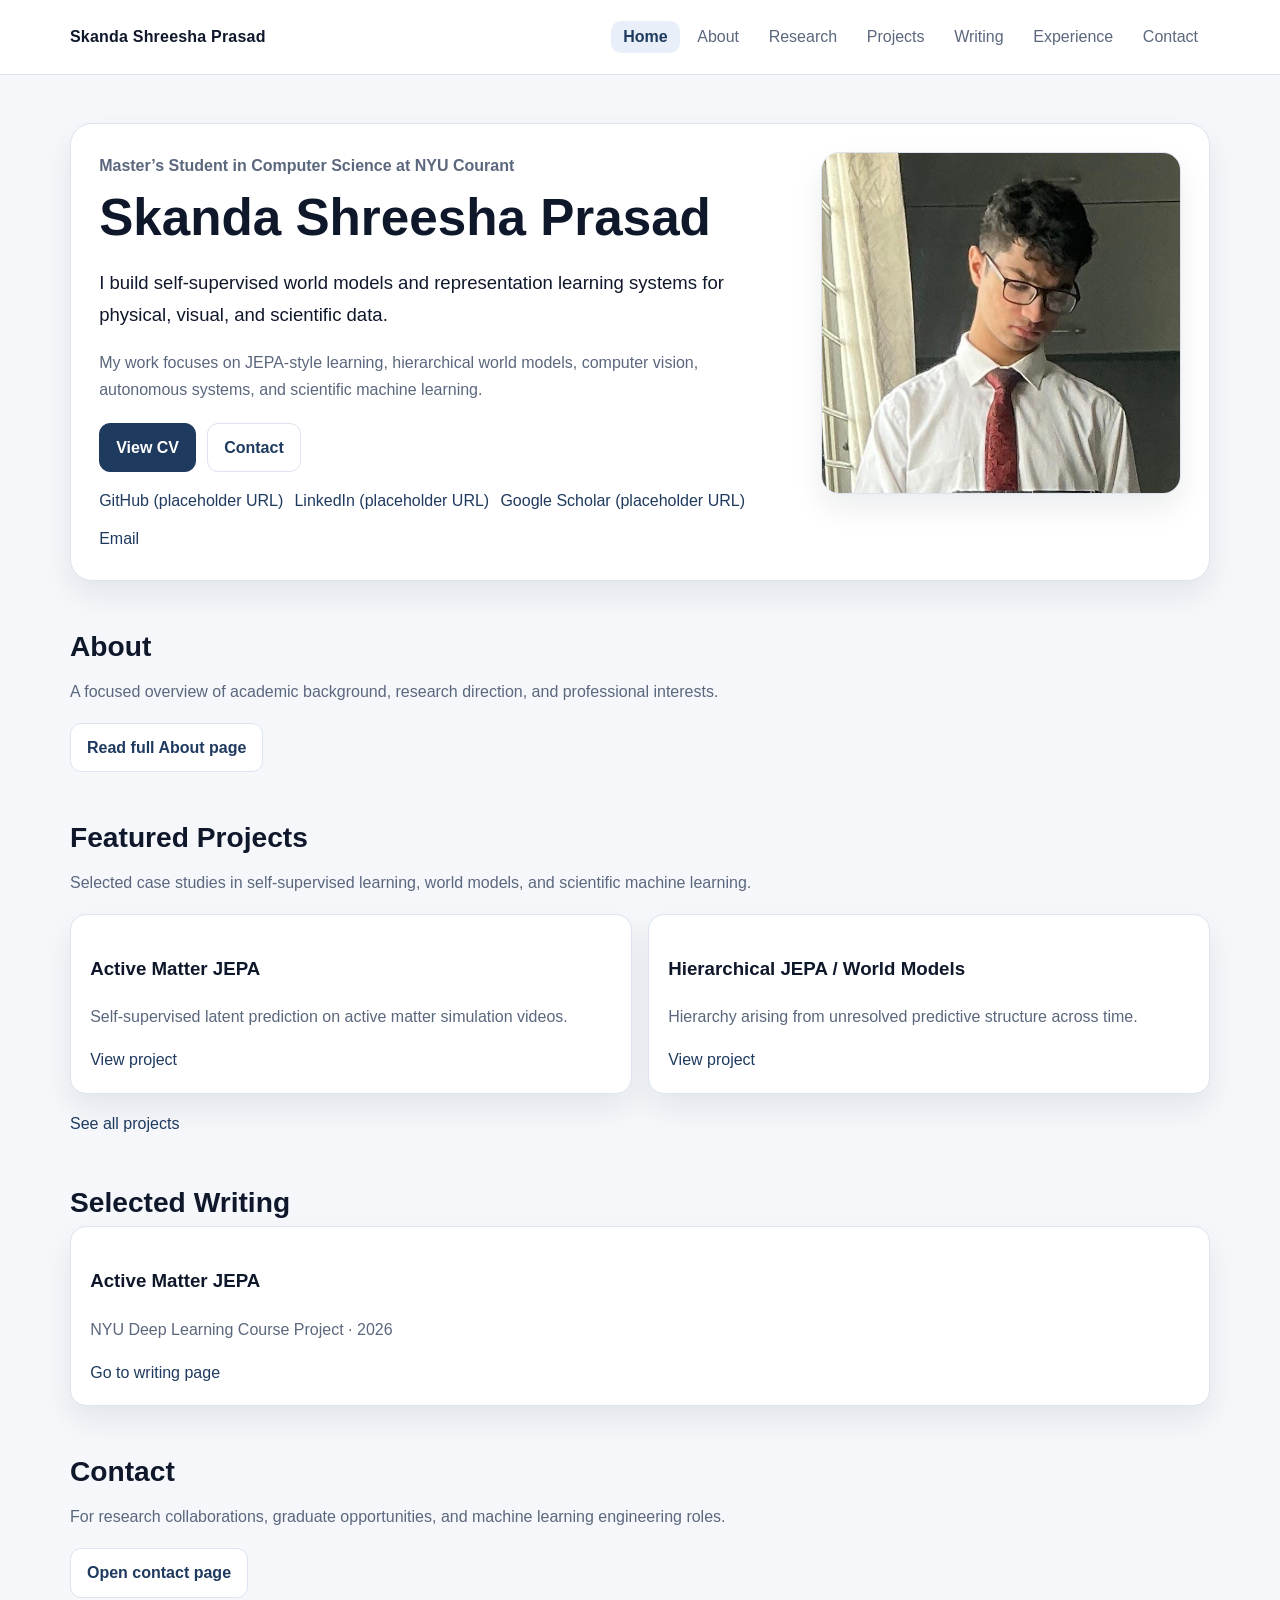
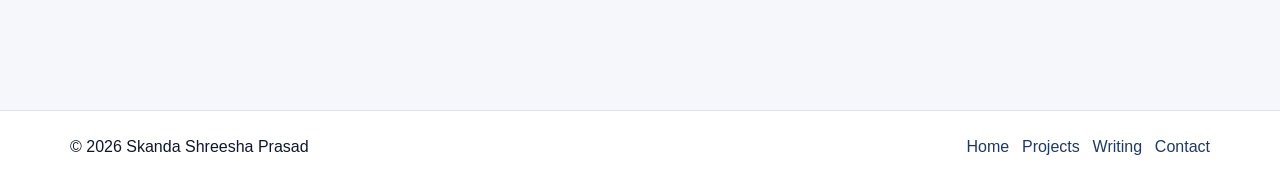
<file: index.html>
<!doctype html>
<html lang="en">
<head>
  <meta charset="UTF-8" />
  <meta name="viewport" content="width=device-width, initial-scale=1" />
  <title>Skanda Shreesha Prasad | Home</title>
  <link rel="stylesheet" href="/assets/styles.css" />
</head>
<body>
  <a class="skip-link" href="#main-content">Skip to content</a>
  <header id="site-header" class="site-header"></header>
  <main id="main-content" class="container">
    <section class="intro surface" aria-label="Profile Intro">
      <div>
        <p class="eyebrow">Master’s Student in Computer Science at NYU Courant</p>
        <h1>Skanda Shreesha Prasad</h1>
        <p class="lead">I build self-supervised world models and representation learning systems for physical, visual, and scientific data.</p>
        <p class="muted">My work focuses on JEPA-style learning, hierarchical world models, computer vision, autonomous systems, and scientific machine learning.</p>
        <div class="action-row">
          <a class="btn primary" href="/resume.pdf">View CV</a>
          <a class="btn secondary" href="/contact.html">Contact</a>
        </div>
        <div class="inline-links">
          <a href="https://github.com/your-github-username" target="_blank" rel="noopener">GitHub (placeholder URL)</a>
          <a href="https://linkedin.com/in/your-linkedin-id" target="_blank" rel="noopener">LinkedIn (placeholder URL)</a>
          <a href="https://scholar.google.com/citations?user=your-id" target="_blank" rel="noopener">Google Scholar (placeholder URL)</a>
          <a href="mailto:skanda03prasad@gmail.com">Email</a>
        </div>
      </div>
      <img src="/profile.jpg" alt="Profile photo of Skanda Shreesha Prasad" class="profile-photo" />
    </section>

    <section class="section">
      <h2 class="section-title">About</h2>
      <p class="section-subtitle">A focused overview of academic background, research direction, and professional interests.</p>
      <a class="btn secondary" href="/about.html">Read full About page</a>
    </section>

    <section class="section">
      <h2 class="section-title">Featured Projects</h2>
      <p class="section-subtitle">Selected case studies in self-supervised learning, world models, and scientific machine learning.</p>
      <div class="grid two">
        <article class="card"><h3>Active Matter JEPA</h3><p class="muted">Self-supervised latent prediction on active matter simulation videos.</p><a href="/projects/active-matter-jepa.html">View project</a></article>
        <article class="card"><h3>Hierarchical JEPA / World Models</h3><p class="muted">Hierarchy arising from unresolved predictive structure across time.</p><a href="/projects/hierarchical-jepa.html">View project</a></article>
      </div>
      <p><a href="/projects.html">See all projects</a></p>
    </section>

    <section class="section">
      <h2 class="section-title">Selected Writing</h2>
      <article class="card"><h3>Active Matter JEPA</h3><p class="muted">NYU Deep Learning Course Project · 2026</p><a href="/writing.html">Go to writing page</a></article>
    </section>

    <section class="section">
      <h2 class="section-title">Contact</h2>
      <p class="section-subtitle">For research collaborations, graduate opportunities, and machine learning engineering roles.</p>
      <a class="btn secondary" href="/contact.html">Open contact page</a>
    </section>
  </main>
  <footer id="site-footer"></footer>
  <script src="/assets/site.js"></script>
</body>
</html>
</file>
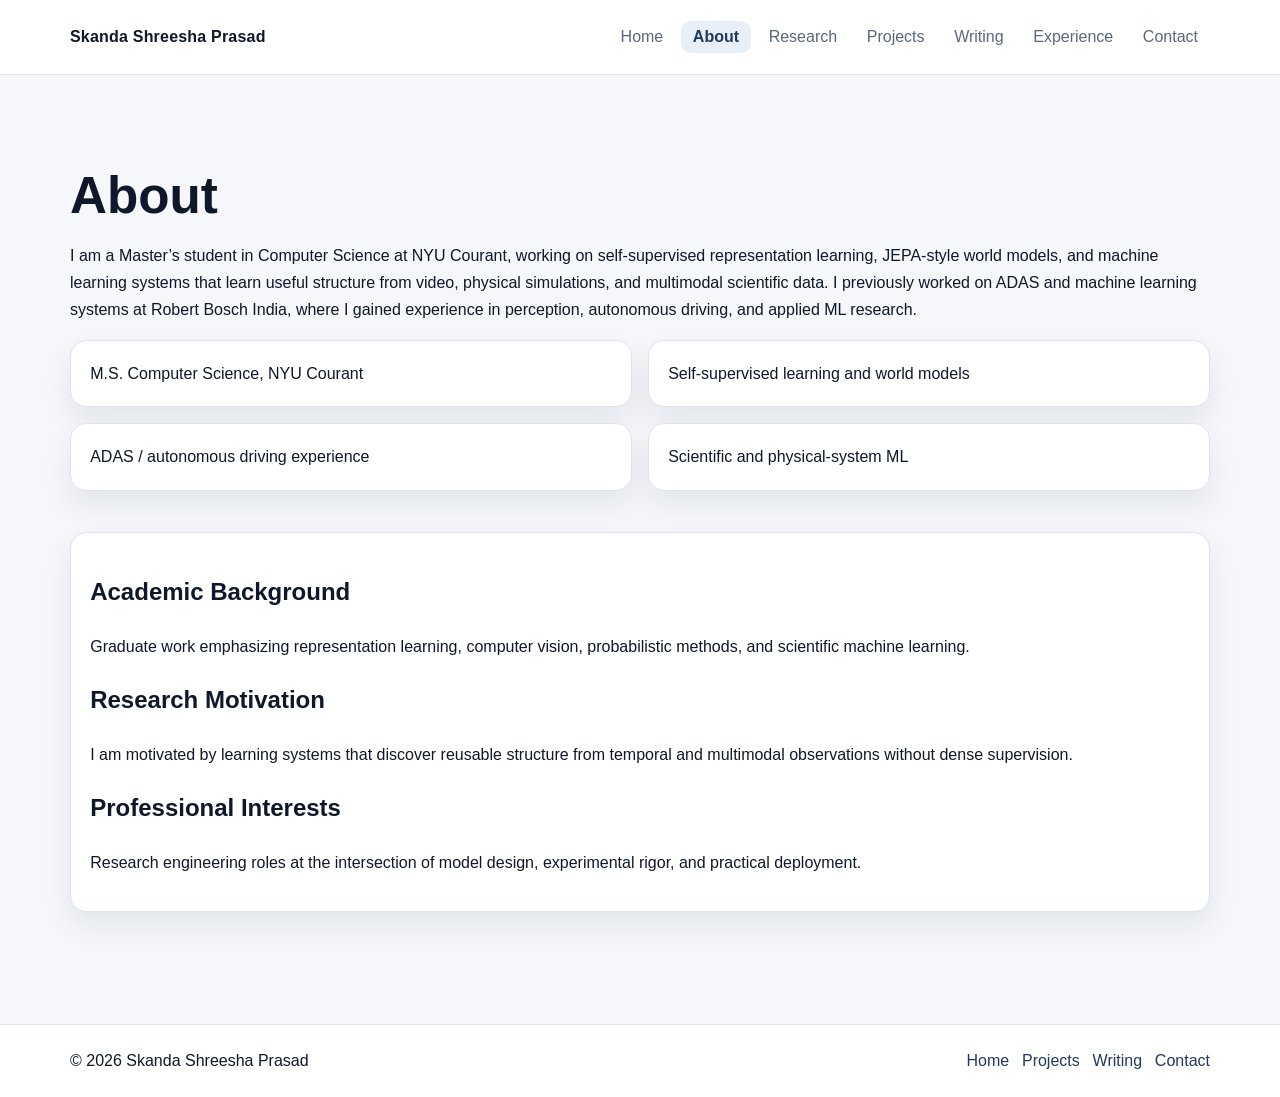
<file: about.html>
<!doctype html><html lang="en"><head><meta charset="UTF-8"><meta name="viewport" content="width=device-width, initial-scale=1"><title>About | Skanda Shreesha Prasad</title><link rel="stylesheet" href="/assets/styles.css"></head><body><header id="site-header" class="site-header"></header><main class="container"><section class="section"><h1>About</h1><p>I am a Master’s student in Computer Science at NYU Courant, working on self-supervised representation learning, JEPA-style world models, and machine learning systems that learn useful structure from video, physical simulations, and multimodal scientific data. I previously worked on ADAS and machine learning systems at Robert Bosch India, where I gained experience in perception, autonomous driving, and applied ML research.</p></section><section class="grid two"><article class="card">M.S. Computer Science, NYU Courant</article><article class="card">Self-supervised learning and world models</article><article class="card">ADAS / autonomous driving experience</article><article class="card">Scientific and physical-system ML</article></section><section class="section card"><h2>Academic Background</h2><p>Graduate work emphasizing representation learning, computer vision, probabilistic methods, and scientific machine learning.</p><h2>Research Motivation</h2><p>I am motivated by learning systems that discover reusable structure from temporal and multimodal observations without dense supervision.</p><h2>Professional Interests</h2><p>Research engineering roles at the intersection of model design, experimental rigor, and practical deployment.</p></section></main><footer id="site-footer"></footer><script src="/assets/site.js"></script></body></html>
</file>
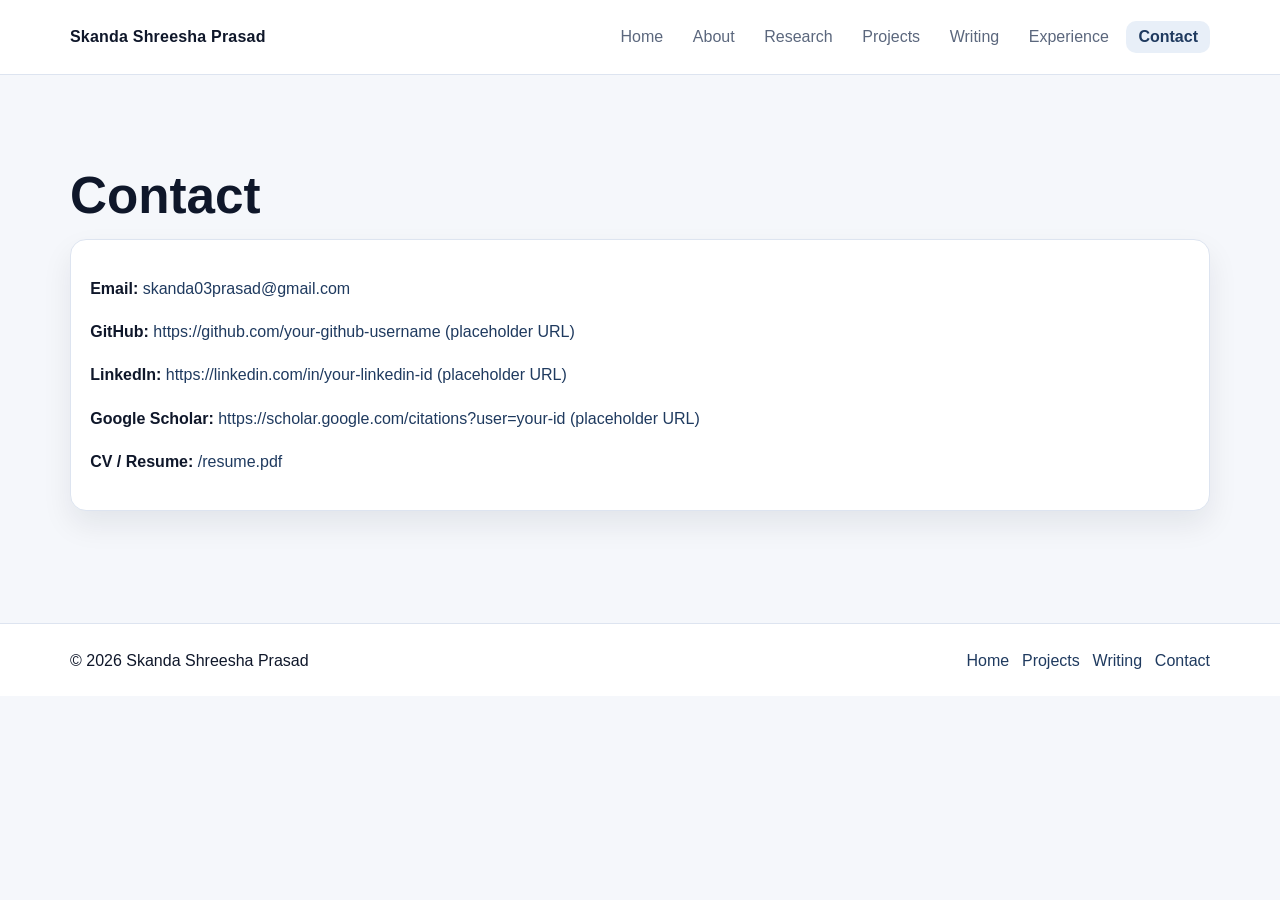
<file: contact.html>
<!doctype html><html lang="en"><head><meta charset="UTF-8"><meta name="viewport" content="width=device-width, initial-scale=1"><title>Contact | Skanda Shreesha Prasad</title><link rel="stylesheet" href="/assets/styles.css"></head><body><header id="site-header" class="site-header"></header><main class="container"><section class="section"><h1>Contact</h1><article class="card"><p><strong>Email:</strong> <a href="mailto:skanda03prasad@gmail.com">skanda03prasad@gmail.com</a></p><p><strong>GitHub:</strong> <a href="https://github.com/your-github-username">https://github.com/your-github-username (placeholder URL)</a></p><p><strong>LinkedIn:</strong> <a href="https://linkedin.com/in/your-linkedin-id">https://linkedin.com/in/your-linkedin-id (placeholder URL)</a></p><p><strong>Google Scholar:</strong> <a href="https://scholar.google.com/citations?user=your-id">https://scholar.google.com/citations?user=your-id (placeholder URL)</a></p><p><strong>CV / Resume:</strong> <a href="/resume.pdf">/resume.pdf</a></p></article></section></main><footer id="site-footer"></footer><script src="/assets/site.js"></script></body></html>
</file>
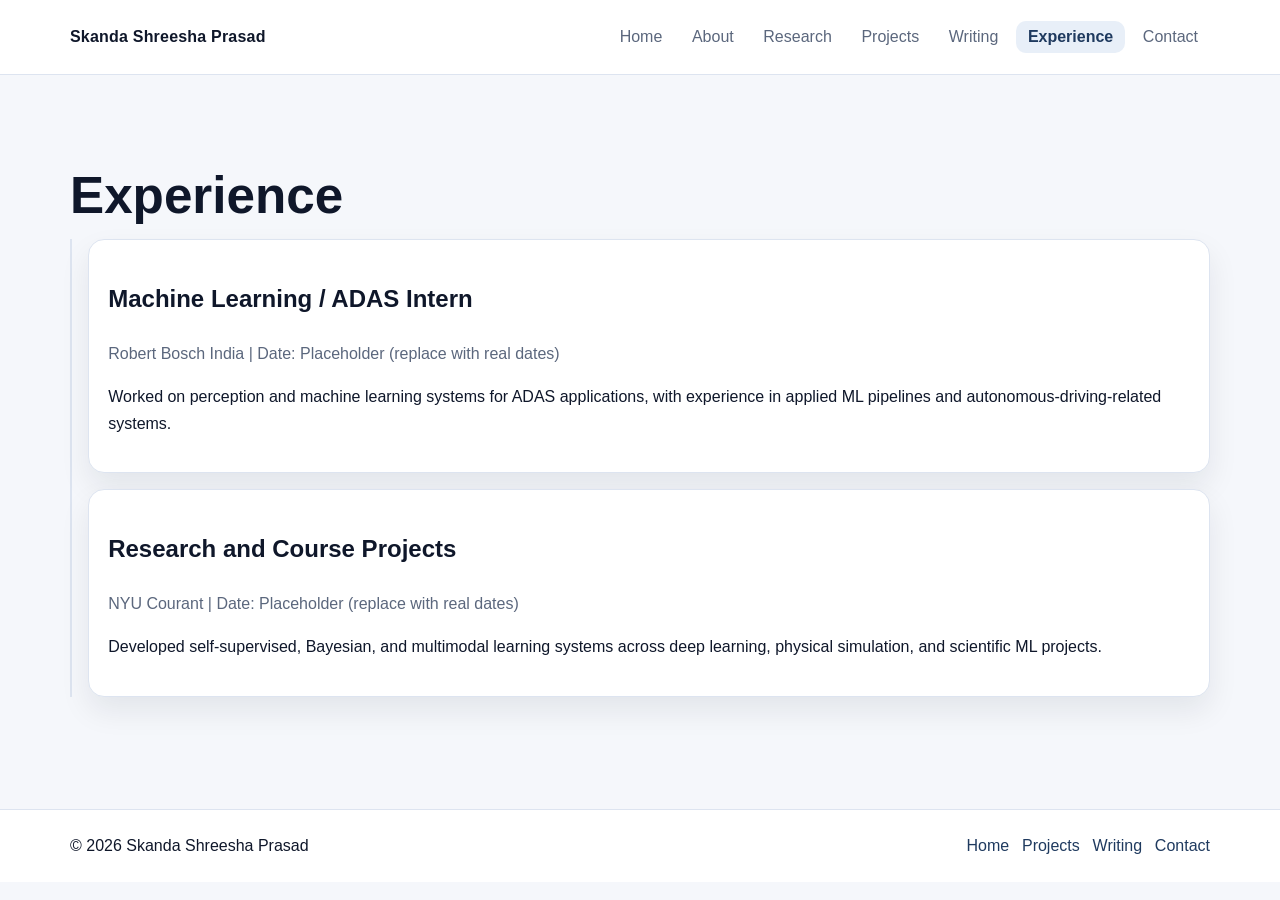
<file: experience.html>
<!doctype html><html lang="en"><head><meta charset="UTF-8"><meta name="viewport" content="width=device-width, initial-scale=1"><title>Experience | Skanda Shreesha Prasad</title><link rel="stylesheet" href="/assets/styles.css"></head><body><header id="site-header" class="site-header"></header><main class="container"><section class="section"><h1>Experience</h1><div class="timeline"><article class="card"><h2>Machine Learning / ADAS Intern</h2><p class="muted">Robert Bosch India | Date: Placeholder (replace with real dates)</p><p>Worked on perception and machine learning systems for ADAS applications, with experience in applied ML pipelines and autonomous-driving-related systems.</p></article><article class="card"><h2>Research and Course Projects</h2><p class="muted">NYU Courant | Date: Placeholder (replace with real dates)</p><p>Developed self-supervised, Bayesian, and multimodal learning systems across deep learning, physical simulation, and scientific ML projects.</p></article></div></section></main><footer id="site-footer"></footer><script src="/assets/site.js"></script></body></html>
</file>
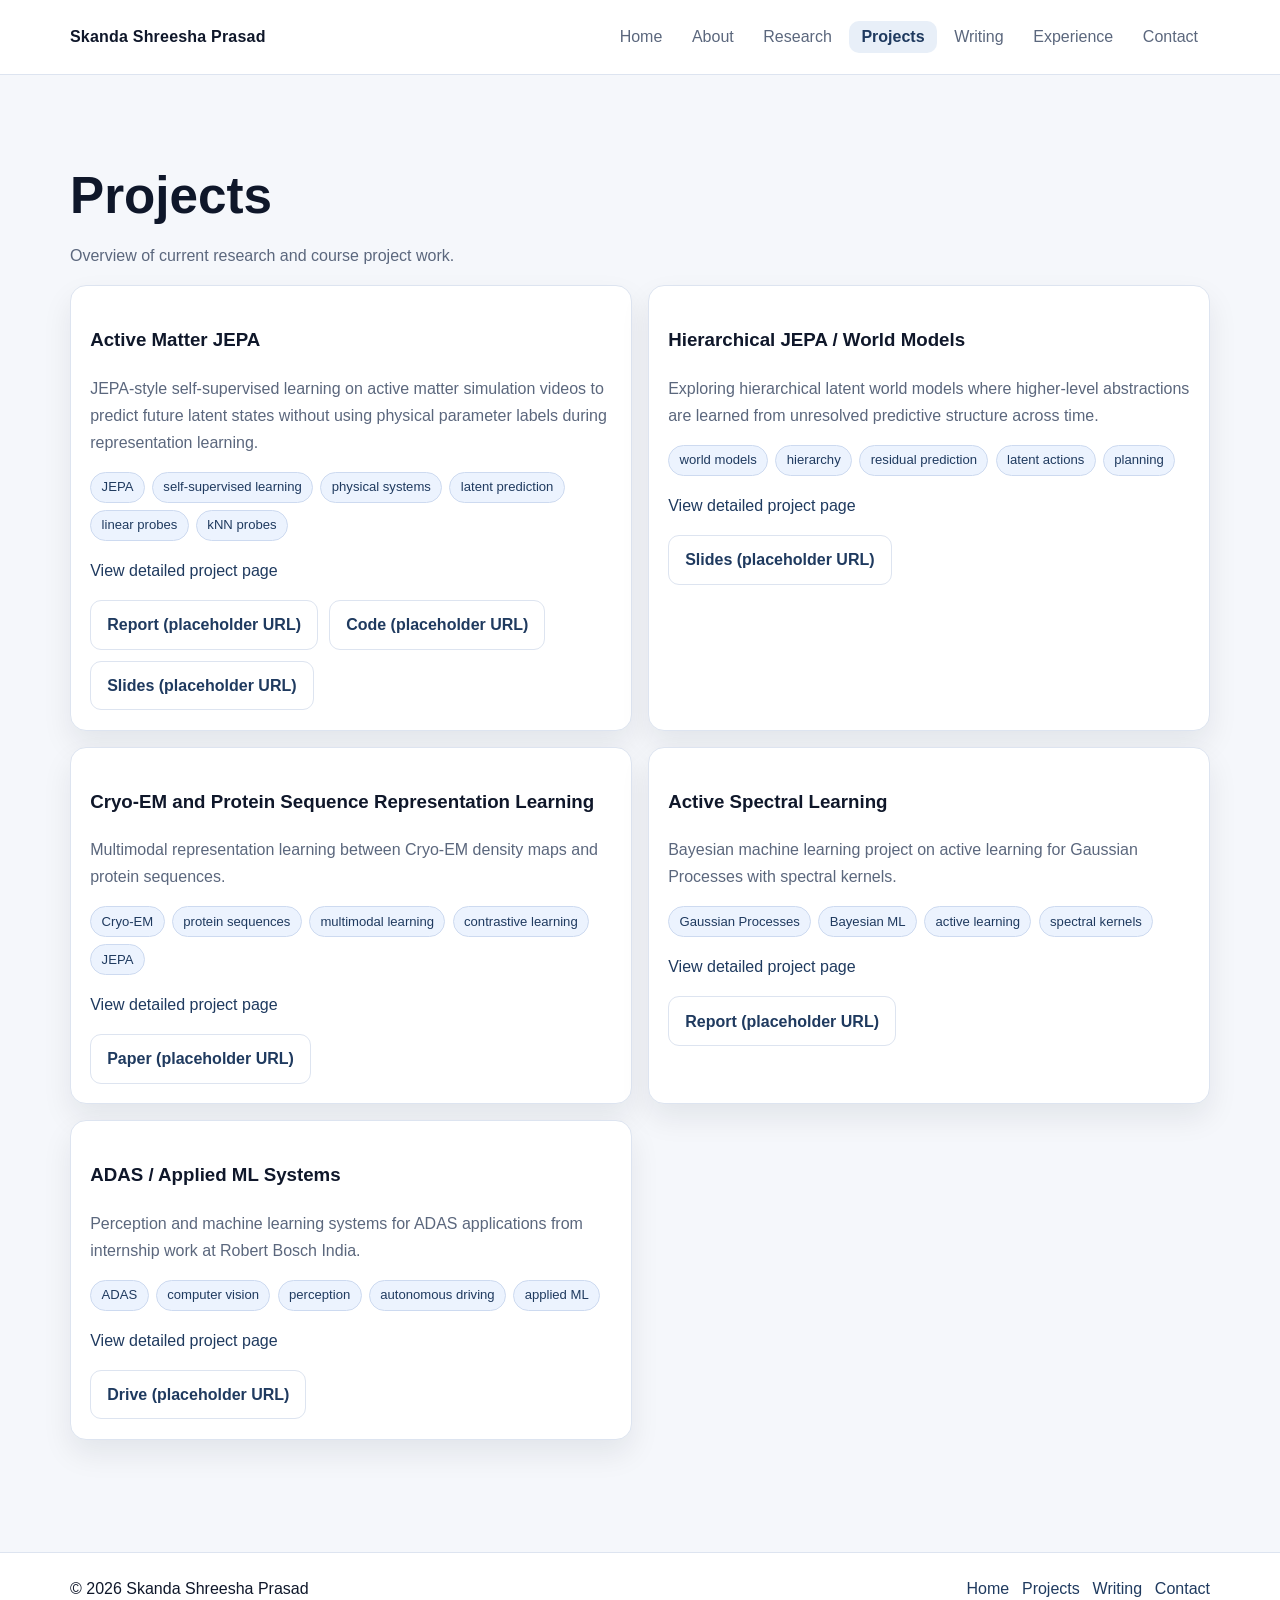
<file: projects.html>
<!doctype html><html lang="en"><head><meta charset="UTF-8"><meta name="viewport" content="width=device-width, initial-scale=1"><title>Projects | Skanda Shreesha Prasad</title><link rel="stylesheet" href="/assets/styles.css"></head><body><header id="site-header" class="site-header"></header><main class="container"><section class="section"><h1>Projects</h1><p class="muted">Overview of current research and course project work.</p><div id="projects-grid" class="grid two"></div></section></main><footer id="site-footer"></footer><script src="/assets/site.js"></script><script>document.addEventListener('DOMContentLoaded',()=>{const items=[{title:'Active Matter JEPA',description:'JEPA-style self-supervised learning on active matter simulation videos to predict future latent states without using physical parameter labels during representation learning.',tags:['JEPA','self-supervised learning','physical systems','latent prediction','linear probes','kNN probes'],route:'/projects/active-matter-jepa.html',links:[{label:'Report (placeholder URL)',href:'https://example.com/report-active-matter'},{label:'Code (placeholder URL)',href:'https://example.com/code-active-matter'},{label:'Slides (placeholder URL)',href:'https://example.com/slides-active-matter'}]},{title:'Hierarchical JEPA / World Models',description:'Exploring hierarchical latent world models where higher-level abstractions are learned from unresolved predictive structure across time.',tags:['world models','hierarchy','residual prediction','latent actions','planning'],route:'/projects/hierarchical-jepa.html',links:[{label:'Slides (placeholder URL)',href:'https://example.com/slides-hjepa'}]},{title:'Cryo-EM and Protein Sequence Representation Learning',description:'Multimodal representation learning between Cryo-EM density maps and protein sequences.',tags:['Cryo-EM','protein sequences','multimodal learning','contrastive learning','JEPA'],route:'/projects/cryo-em-protein.html',links:[{label:'Paper (placeholder URL)',href:'https://example.com/paper-cryo-em'}]},{title:'Active Spectral Learning',description:'Bayesian machine learning project on active learning for Gaussian Processes with spectral kernels.',tags:['Gaussian Processes','Bayesian ML','active learning','spectral kernels'],route:'/projects/active-spectral-learning.html',links:[{label:'Report (placeholder URL)',href:'https://example.com/report-asl'}]},{title:'ADAS / Applied ML Systems',description:'Perception and machine learning systems for ADAS applications from internship work at Robert Bosch India.',tags:['ADAS','computer vision','perception','autonomous driving','applied ML'],route:'/projects/adas-applied-ml.html',links:[{label:'Drive (placeholder URL)',href:'https://example.com/drive-adas'}]}];document.getElementById('projects-grid').innerHTML=items.map(window.SiteUI.ProjectCard).join('');});</script></body></html>
</file>
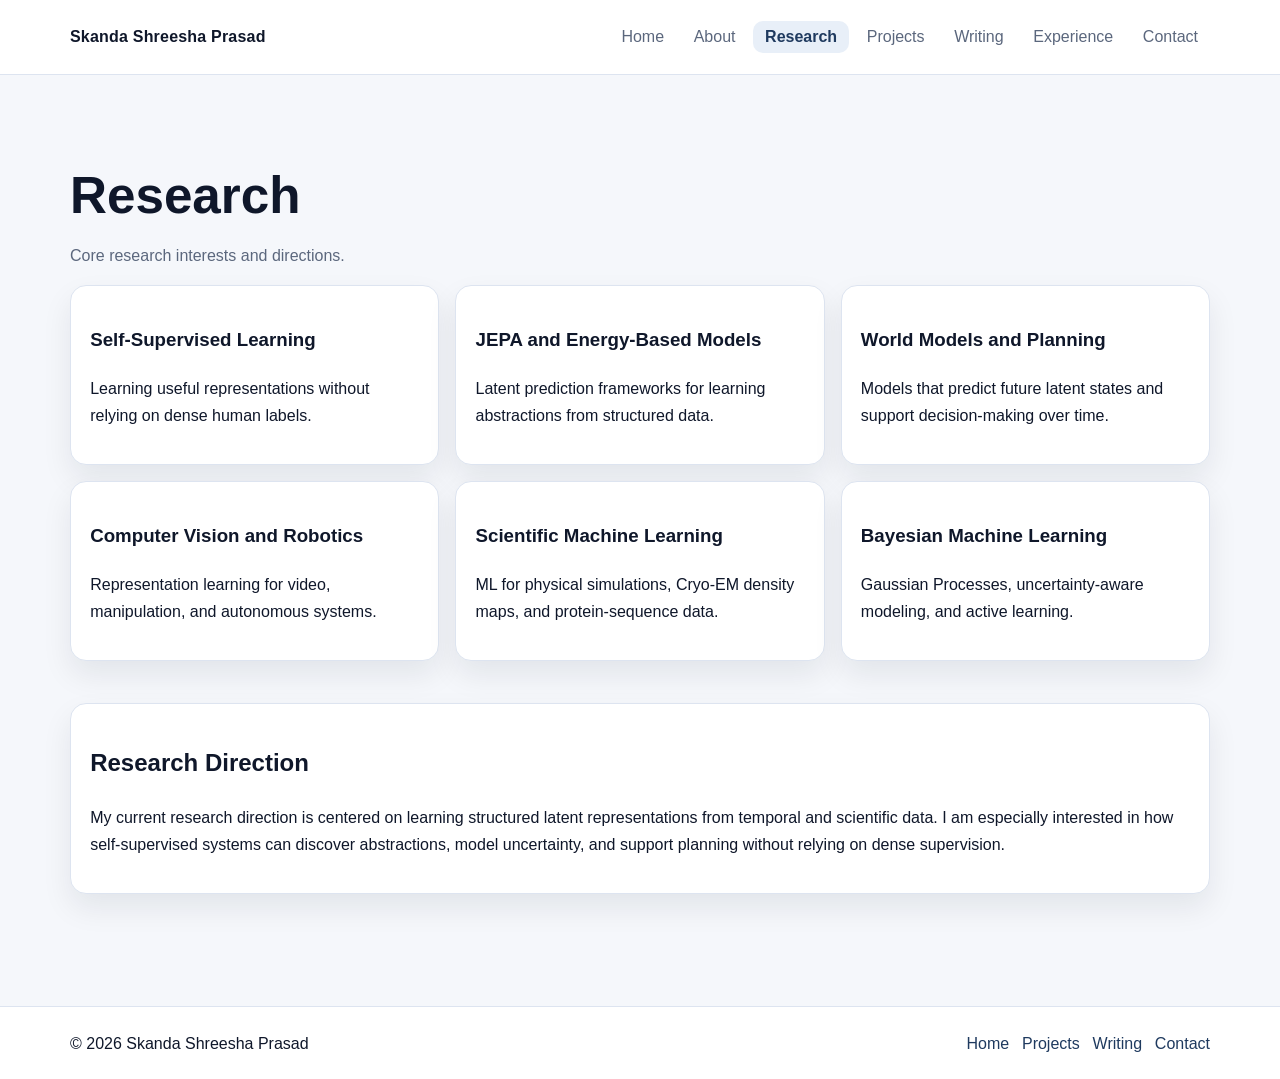
<file: research.html>
<!doctype html><html lang="en"><head><meta charset="UTF-8"><meta name="viewport" content="width=device-width, initial-scale=1"><title>Research | Skanda Shreesha Prasad</title><link rel="stylesheet" href="/assets/styles.css"></head><body><header id="site-header" class="site-header"></header><main class="container"><section class="section"><h1>Research</h1><p class="muted">Core research interests and directions.</p><div class="grid three"><article class="card"><h3>Self-Supervised Learning</h3><p>Learning useful representations without relying on dense human labels.</p></article><article class="card"><h3>JEPA and Energy-Based Models</h3><p>Latent prediction frameworks for learning abstractions from structured data.</p></article><article class="card"><h3>World Models and Planning</h3><p>Models that predict future latent states and support decision-making over time.</p></article><article class="card"><h3>Computer Vision and Robotics</h3><p>Representation learning for video, manipulation, and autonomous systems.</p></article><article class="card"><h3>Scientific Machine Learning</h3><p>ML for physical simulations, Cryo-EM density maps, and protein-sequence data.</p></article><article class="card"><h3>Bayesian Machine Learning</h3><p>Gaussian Processes, uncertainty-aware modeling, and active learning.</p></article></div></section><section class="section card"><h2>Research Direction</h2><p>My current research direction is centered on learning structured latent representations from temporal and scientific data. I am especially interested in how self-supervised systems can discover abstractions, model uncertainty, and support planning without relying on dense supervision.</p></section></main><footer id="site-footer"></footer><script src="/assets/site.js"></script></body></html>
</file>
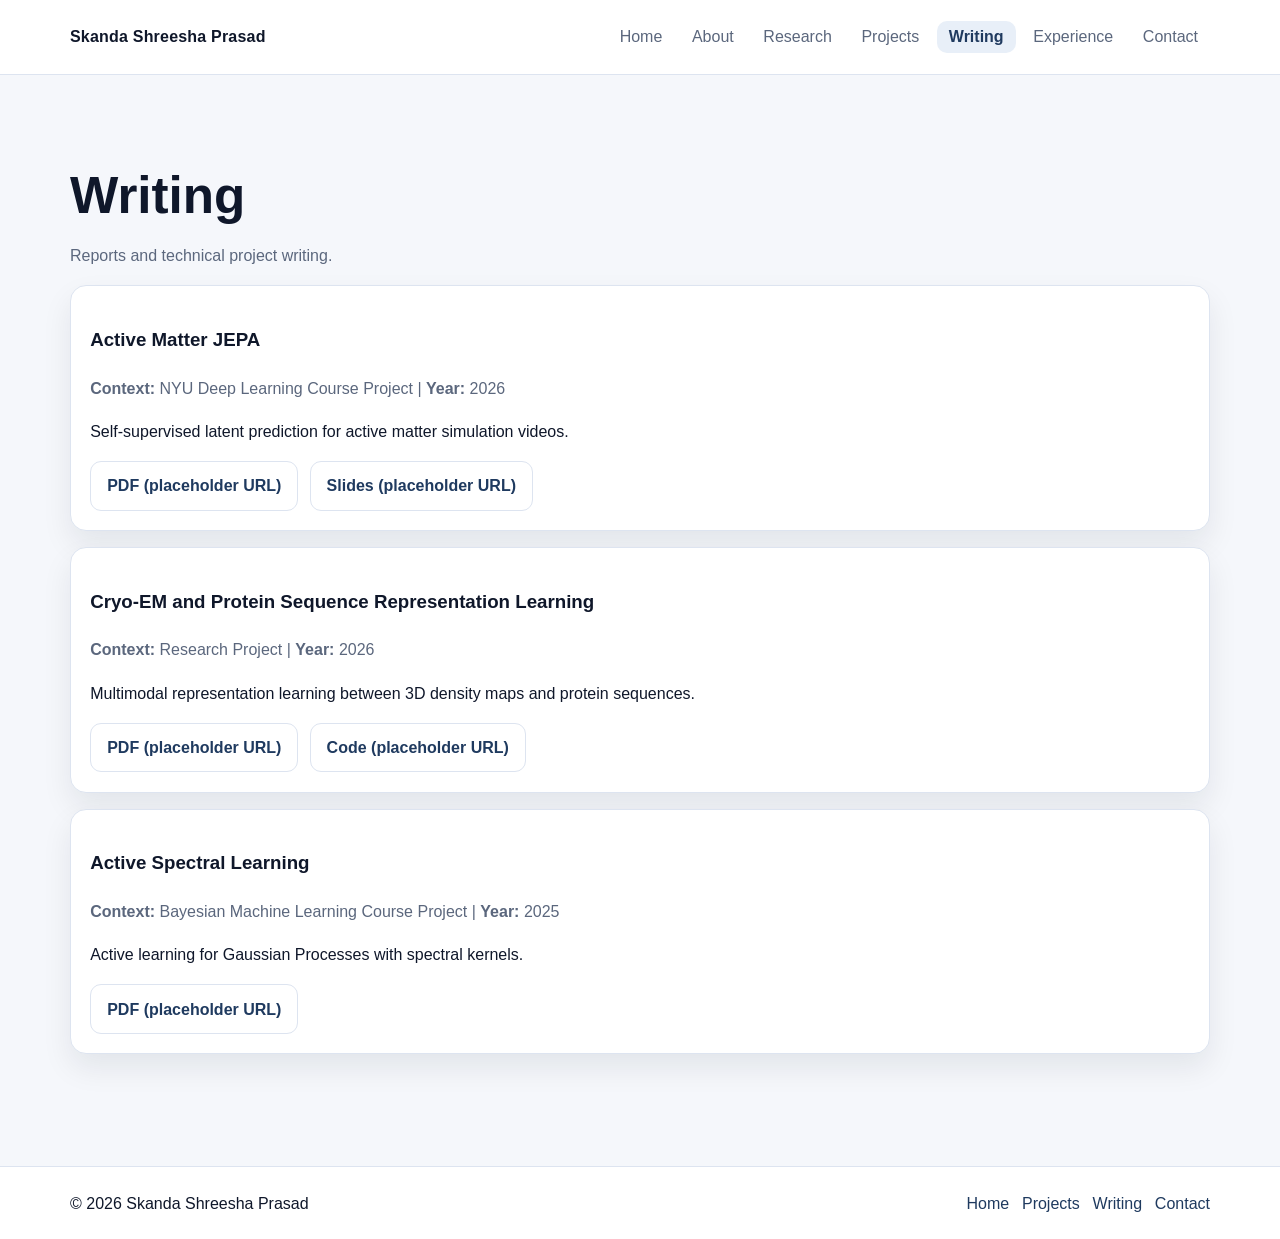
<file: writing.html>
<!doctype html><html lang="en"><head><meta charset="UTF-8"><meta name="viewport" content="width=device-width, initial-scale=1"><title>Writing | Skanda Shreesha Prasad</title><link rel="stylesheet" href="/assets/styles.css"></head><body><header id="site-header" class="site-header"></header><main class="container"><section class="section"><h1>Writing</h1><p class="muted">Reports and technical project writing.</p><div id="writing-list" class="stack"></div></section></main><footer id="site-footer"></footer><script src="/assets/site.js"></script><script>document.addEventListener('DOMContentLoaded',()=>{const items=[{title:'Active Matter JEPA',context:'NYU Deep Learning Course Project',year:'2026',summary:'Self-supervised latent prediction for active matter simulation videos.',links:[{label:'PDF (placeholder URL)',href:'https://example.com/amjepa-pdf'},{label:'Slides (placeholder URL)',href:'https://example.com/amjepa-slides'}]},{title:'Cryo-EM and Protein Sequence Representation Learning',context:'Research Project',year:'2026',summary:'Multimodal representation learning between 3D density maps and protein sequences.',links:[{label:'PDF (placeholder URL)',href:'https://example.com/cryo-pdf'},{label:'Code (placeholder URL)',href:'https://example.com/cryo-code'}]},{title:'Active Spectral Learning',context:'Bayesian Machine Learning Course Project',year:'2025',summary:'Active learning for Gaussian Processes with spectral kernels.',links:[{label:'PDF (placeholder URL)',href:'https://example.com/asl-pdf'}]}];document.getElementById('writing-list').innerHTML=items.map(window.SiteUI.WritingItem).join('');});</script></body></html>
</file>
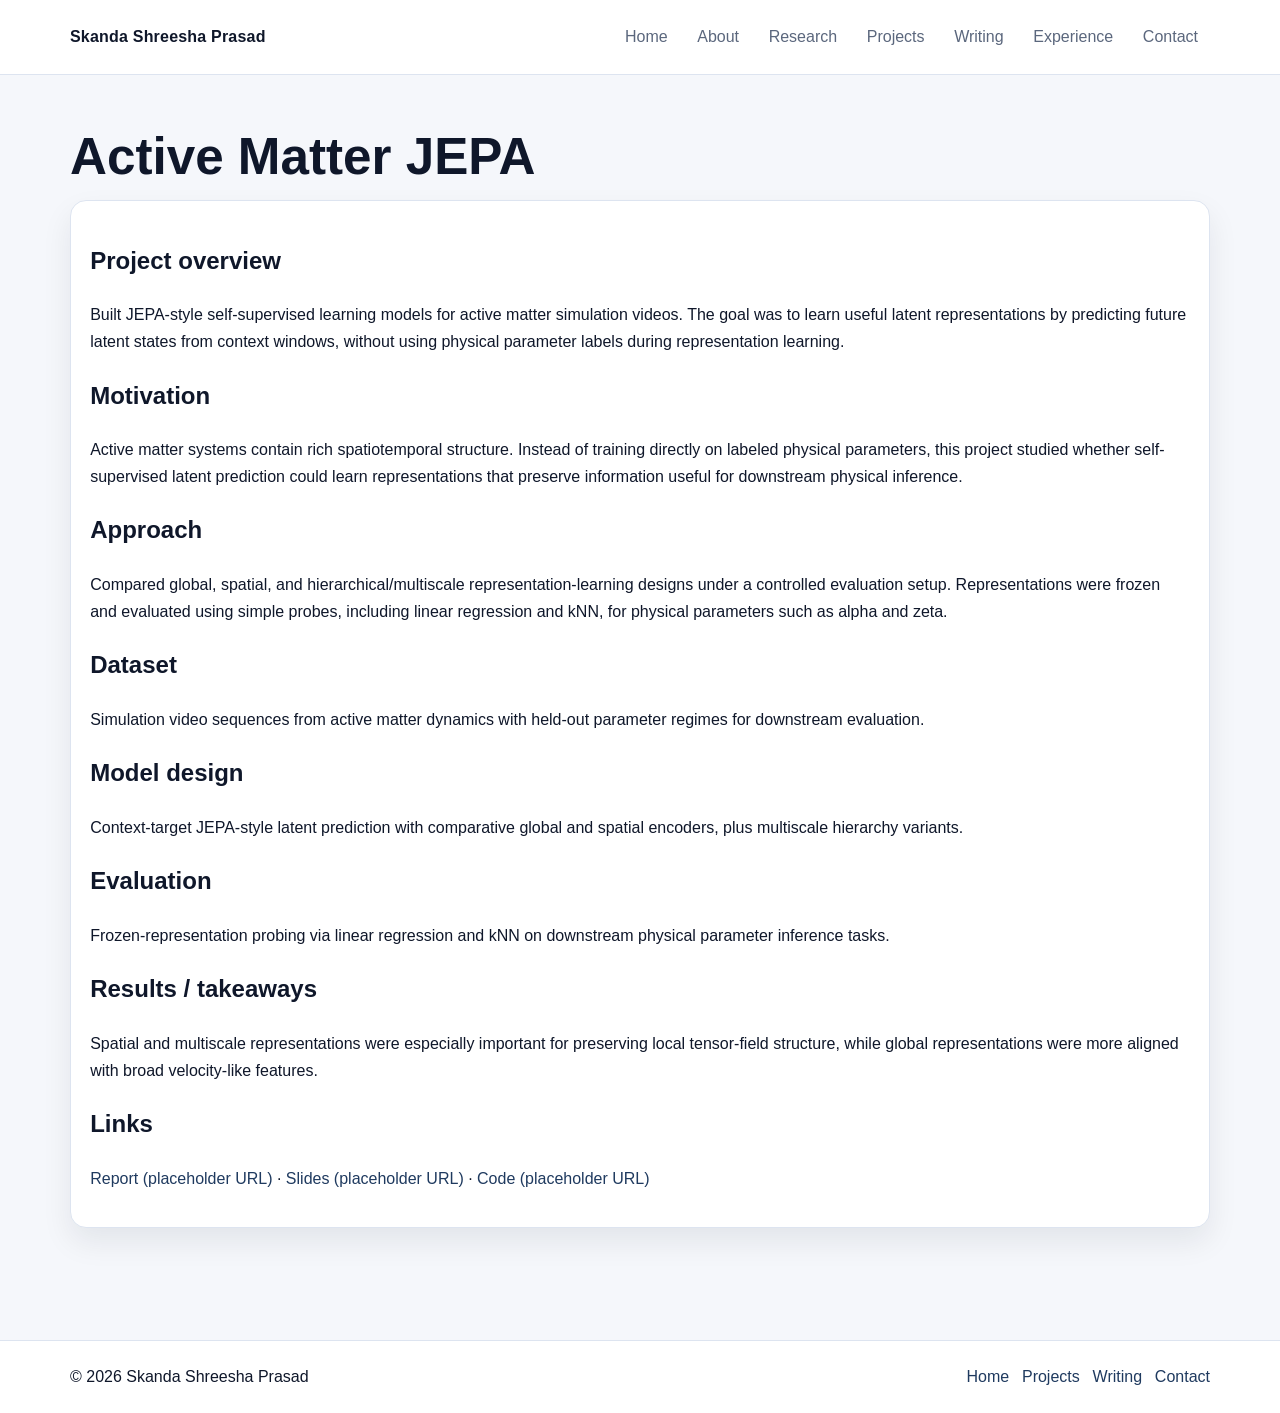
<file: projects/active-matter-jepa.html>
<!doctype html><html lang='en'><head><meta charset='UTF-8'><meta name='viewport' content='width=device-width,initial-scale=1'><title>Active Matter JEPA</title><link rel='stylesheet' href='/assets/styles.css'></head><body><header id='site-header' class='site-header'></header><main class='container'><h1>Active Matter JEPA</h1><section class='card'><h2>Project overview</h2><p>Built JEPA-style self-supervised learning models for active matter simulation videos. The goal was to learn useful latent representations by predicting future latent states from context windows, without using physical parameter labels during representation learning.</p><h2>Motivation</h2><p>Active matter systems contain rich spatiotemporal structure. Instead of training directly on labeled physical parameters, this project studied whether self-supervised latent prediction could learn representations that preserve information useful for downstream physical inference.</p><h2>Approach</h2><p>Compared global, spatial, and hierarchical/multiscale representation-learning designs under a controlled evaluation setup. Representations were frozen and evaluated using simple probes, including linear regression and kNN, for physical parameters such as alpha and zeta.</p><h2>Dataset</h2><p>Simulation video sequences from active matter dynamics with held-out parameter regimes for downstream evaluation.</p><h2>Model design</h2><p>Context-target JEPA-style latent prediction with comparative global and spatial encoders, plus multiscale hierarchy variants.</p><h2>Evaluation</h2><p>Frozen-representation probing via linear regression and kNN on downstream physical parameter inference tasks.</p><h2>Results / takeaways</h2><p>Spatial and multiscale representations were especially important for preserving local tensor-field structure, while global representations were more aligned with broad velocity-like features.</p><h2>Links</h2><p><a href='https://example.com/active-matter-report'>Report (placeholder URL)</a> · <a href='https://example.com/active-matter-slides'>Slides (placeholder URL)</a> · <a href='https://example.com/active-matter-code'>Code (placeholder URL)</a></p></section></main><footer id='site-footer'></footer><script src='/assets/site.js'></script></body></html>
</file>
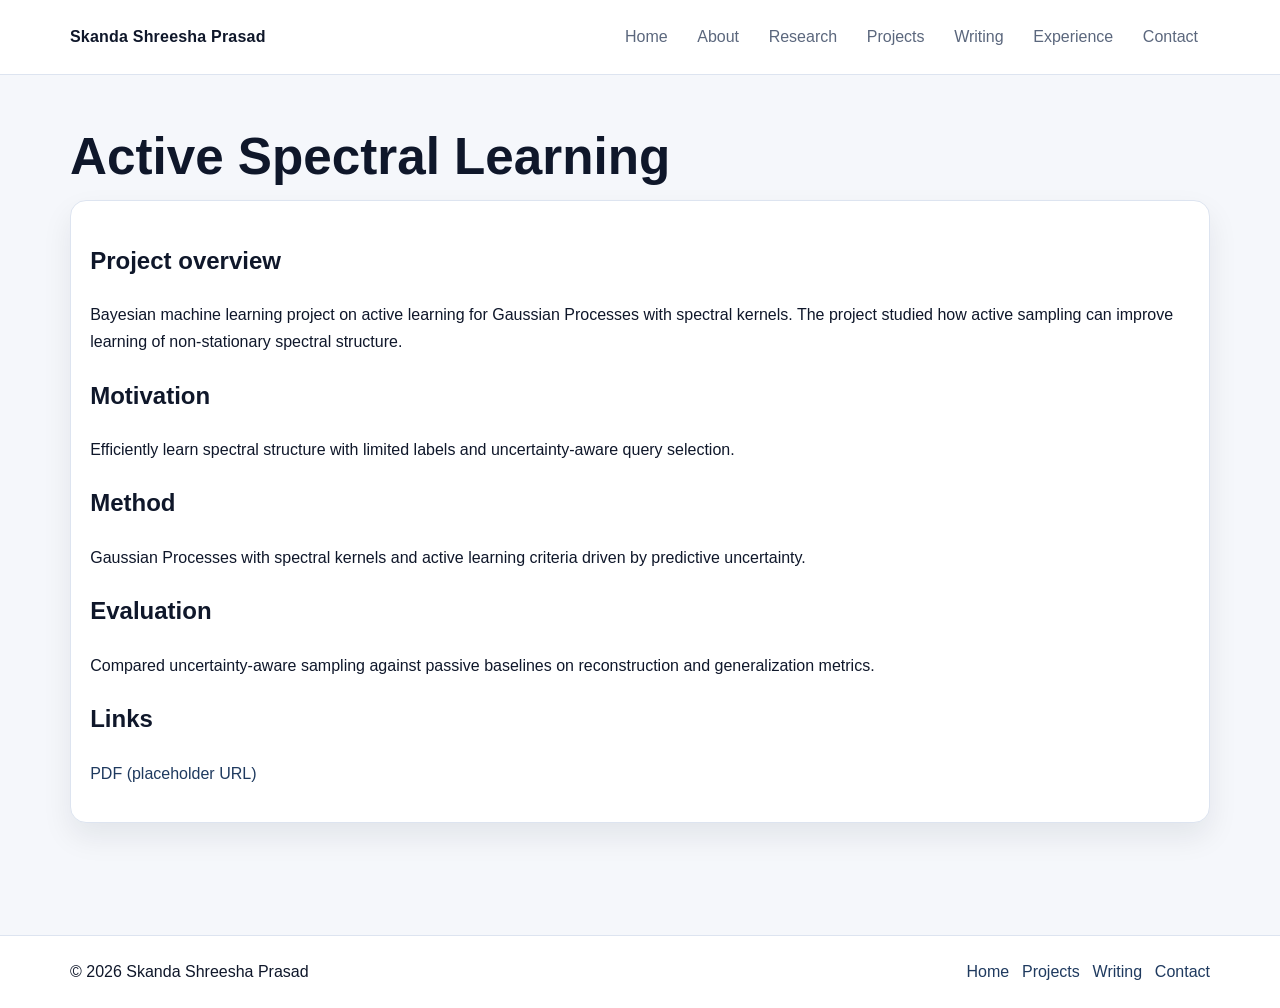
<file: projects/active-spectral-learning.html>
<!doctype html><html lang='en'><head><meta charset='UTF-8'><meta name='viewport' content='width=device-width,initial-scale=1'><title>Active Spectral Learning</title><link rel='stylesheet' href='/assets/styles.css'></head><body><header id='site-header' class='site-header'></header><main class='container'><h1>Active Spectral Learning</h1><section class='card'><h2>Project overview</h2><p>Bayesian machine learning project on active learning for Gaussian Processes with spectral kernels. The project studied how active sampling can improve learning of non-stationary spectral structure.</p><h2>Motivation</h2><p>Efficiently learn spectral structure with limited labels and uncertainty-aware query selection.</p><h2>Method</h2><p>Gaussian Processes with spectral kernels and active learning criteria driven by predictive uncertainty.</p><h2>Evaluation</h2><p>Compared uncertainty-aware sampling against passive baselines on reconstruction and generalization metrics.</p><h2>Links</h2><p><a href='https://example.com/active-spectral-pdf'>PDF (placeholder URL)</a></p></section></main><footer id='site-footer'></footer><script src='/assets/site.js'></script></body></html>
</file>
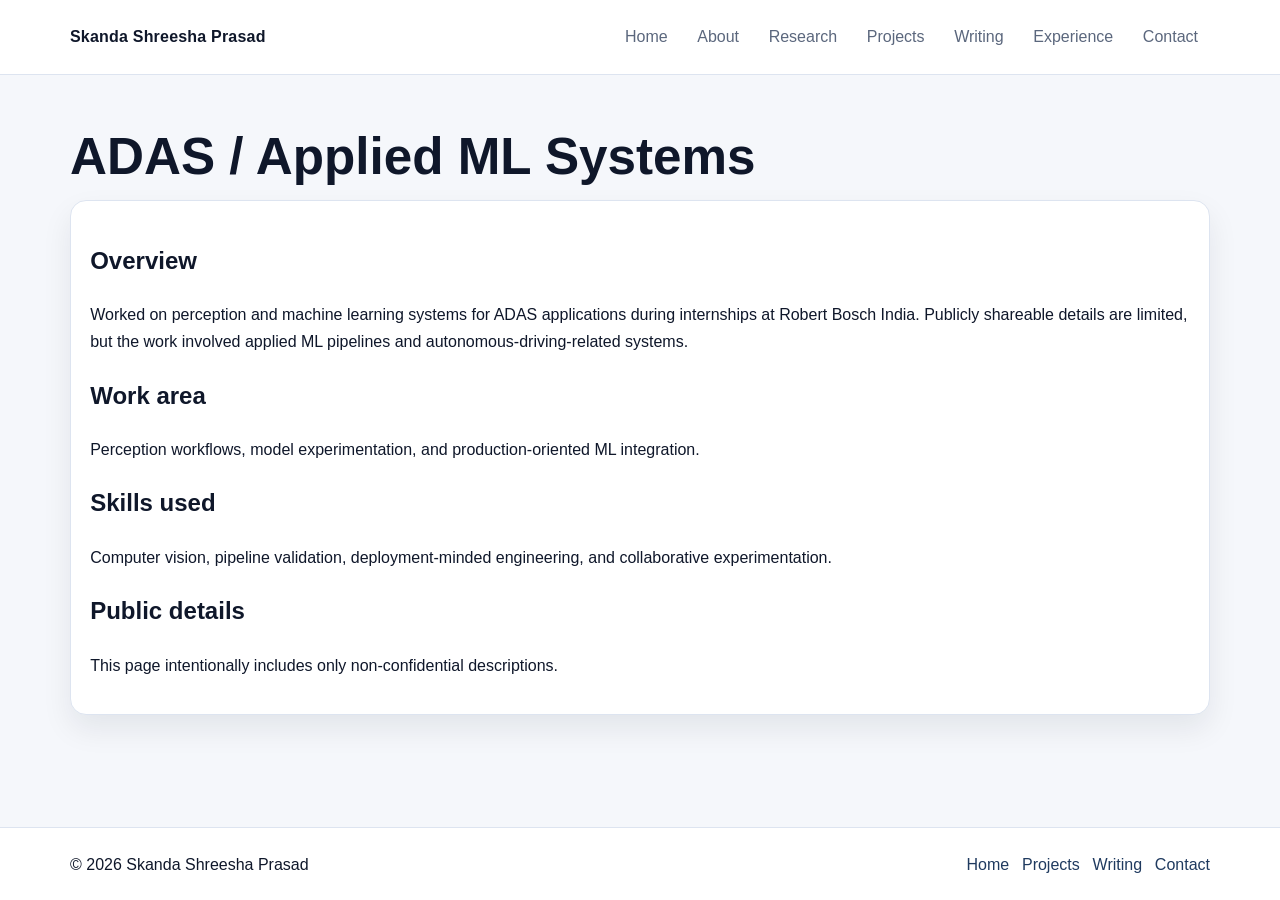
<file: projects/adas-applied-ml.html>
<!doctype html><html lang='en'><head><meta charset='UTF-8'><meta name='viewport' content='width=device-width,initial-scale=1'><title>ADAS / Applied ML</title><link rel='stylesheet' href='/assets/styles.css'></head><body><header id='site-header' class='site-header'></header><main class='container'><h1>ADAS / Applied ML Systems</h1><section class='card'><h2>Overview</h2><p>Worked on perception and machine learning systems for ADAS applications during internships at Robert Bosch India. Publicly shareable details are limited, but the work involved applied ML pipelines and autonomous-driving-related systems.</p><h2>Work area</h2><p>Perception workflows, model experimentation, and production-oriented ML integration.</p><h2>Skills used</h2><p>Computer vision, pipeline validation, deployment-minded engineering, and collaborative experimentation.</p><h2>Public details</h2><p>This page intentionally includes only non-confidential descriptions.</p></section></main><footer id='site-footer'></footer><script src='/assets/site.js'></script></body></html>
</file>
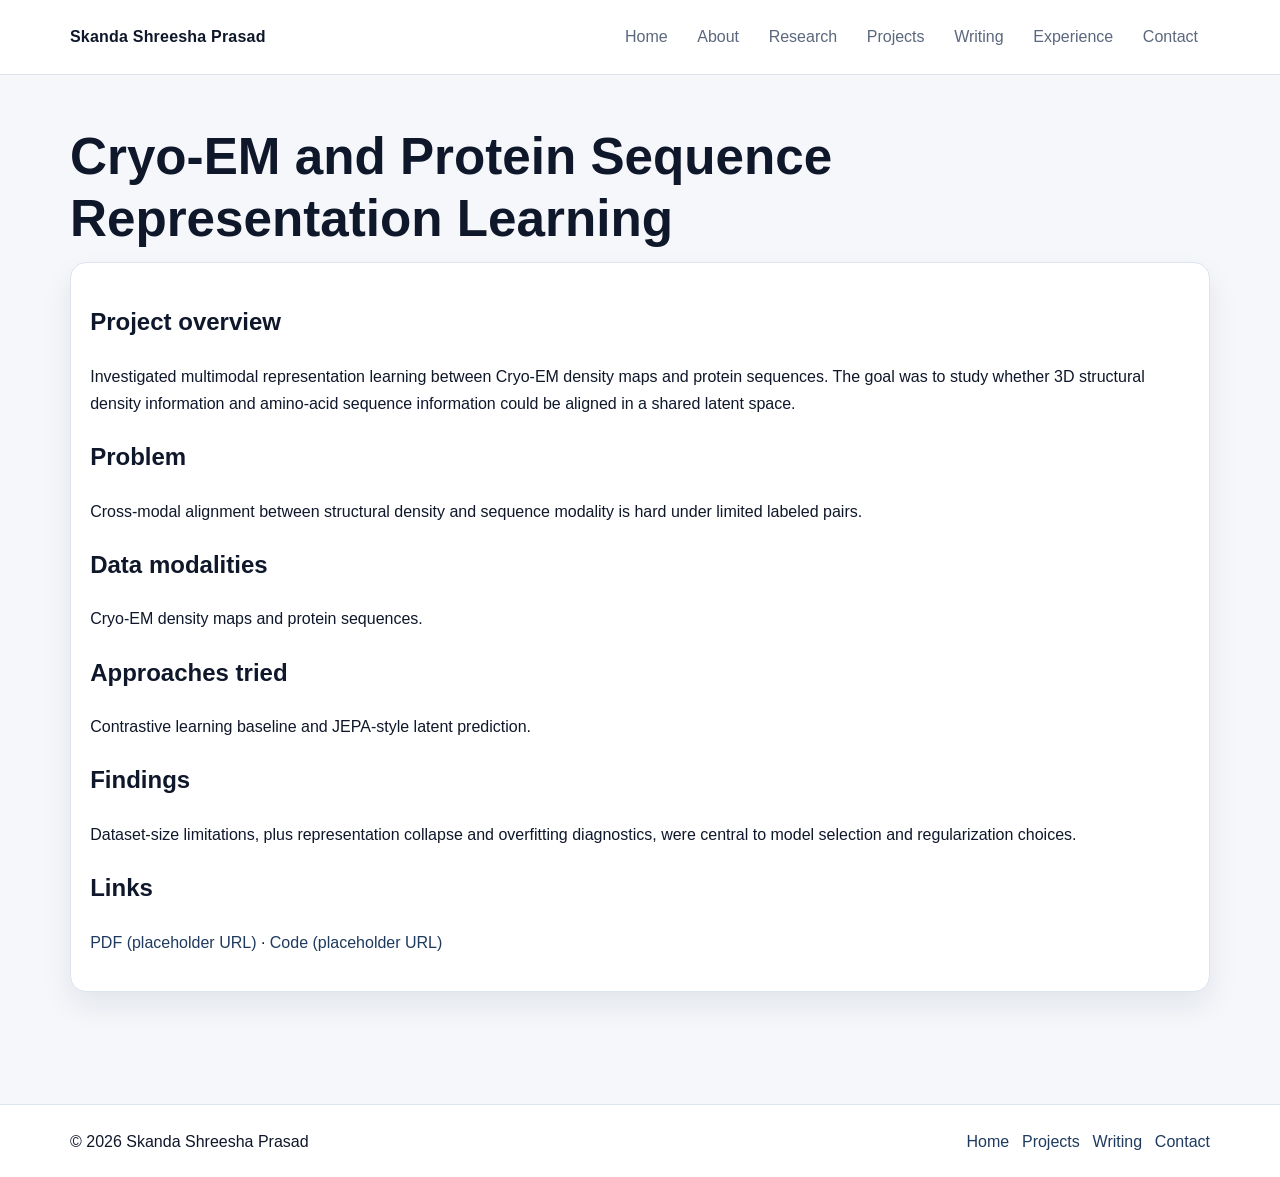
<file: projects/cryo-em-protein.html>
<!doctype html><html lang='en'><head><meta charset='UTF-8'><meta name='viewport' content='width=device-width,initial-scale=1'><title>Cryo-EM and Protein</title><link rel='stylesheet' href='/assets/styles.css'></head><body><header id='site-header' class='site-header'></header><main class='container'><h1>Cryo-EM and Protein Sequence Representation Learning</h1><section class='card'><h2>Project overview</h2><p>Investigated multimodal representation learning between Cryo-EM density maps and protein sequences. The goal was to study whether 3D structural density information and amino-acid sequence information could be aligned in a shared latent space.</p><h2>Problem</h2><p>Cross-modal alignment between structural density and sequence modality is hard under limited labeled pairs.</p><h2>Data modalities</h2><p>Cryo-EM density maps and protein sequences.</p><h2>Approaches tried</h2><p>Contrastive learning baseline and JEPA-style latent prediction.</p><h2>Findings</h2><p>Dataset-size limitations, plus representation collapse and overfitting diagnostics, were central to model selection and regularization choices.</p><h2>Links</h2><p><a href='https://example.com/cryo-em-report'>PDF (placeholder URL)</a> · <a href='https://example.com/cryo-em-code'>Code (placeholder URL)</a></p></section></main><footer id='site-footer'></footer><script src='/assets/site.js'></script></body></html>
</file>
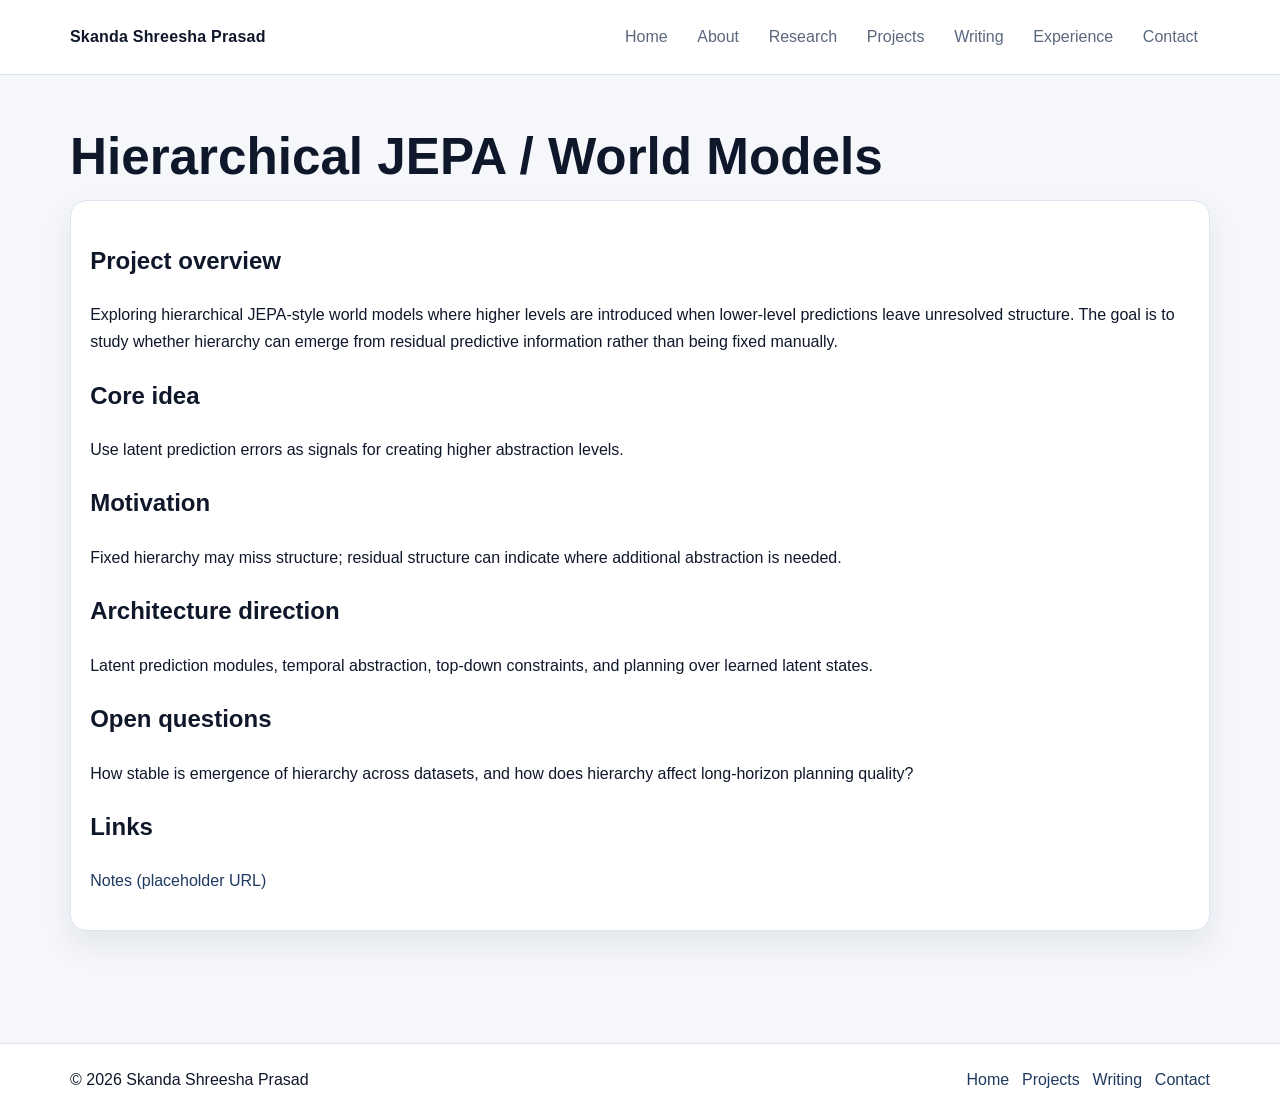
<file: projects/hierarchical-jepa.html>
<!doctype html><html lang='en'><head><meta charset='UTF-8'><meta name='viewport' content='width=device-width,initial-scale=1'><title>Hierarchical JEPA</title><link rel='stylesheet' href='/assets/styles.css'></head><body><header id='site-header' class='site-header'></header><main class='container'><h1>Hierarchical JEPA / World Models</h1><section class='card'><h2>Project overview</h2><p>Exploring hierarchical JEPA-style world models where higher levels are introduced when lower-level predictions leave unresolved structure. The goal is to study whether hierarchy can emerge from residual predictive information rather than being fixed manually.</p><h2>Core idea</h2><p>Use latent prediction errors as signals for creating higher abstraction levels.</p><h2>Motivation</h2><p>Fixed hierarchy may miss structure; residual structure can indicate where additional abstraction is needed.</p><h2>Architecture direction</h2><p>Latent prediction modules, temporal abstraction, top-down constraints, and planning over learned latent states.</p><h2>Open questions</h2><p>How stable is emergence of hierarchy across datasets, and how does hierarchy affect long-horizon planning quality?</p><h2>Links</h2><p><a href='https://example.com/hierarchical-jepa-notes'>Notes (placeholder URL)</a></p></section></main><footer id='site-footer'></footer><script src='/assets/site.js'></script></body></html>
</file>
<file: assets/styles.css>
:root {
  --bg: #f5f7fb;
  --panel: #ffffff;
  --panel-2: #fbfcff;
  --text: #0f172a;
  --muted: #5b677d;
  --line: #dde4f0;
  --accent: #1f3a5f;
  --accent-soft: #e8eff8;
  --shadow: 0 14px 30px rgba(15, 23, 42, 0.08);
  --radius: 16px;
}
* { box-sizing: border-box; }
html, body { margin: 0; padding: 0; }
body {
  font-family: Inter, "Segoe UI", Roboto, -apple-system, BlinkMacSystemFont, sans-serif;
  background: var(--bg);
  color: var(--text);
  line-height: 1.7;
}
a { color: var(--accent); text-decoration: none; }
a:hover, a:focus-visible { text-decoration: underline; }
.skip-link { position: absolute; left: -9999px; top: 8px; background: #fff; padding: .5rem .7rem; border: 1px solid var(--line); }
.skip-link:focus { left: 8px; z-index: 999; }
.container { width: min(1140px, 92vw); margin: 0 auto; }
.site-header {
  position: sticky;
  top: 0;
  z-index: 50;
  border-bottom: 1px solid var(--line);
  background: rgba(255,255,255,.95);
  backdrop-filter: blur(10px);
}
.nav-wrap { min-height: 74px; display:flex; align-items:center; justify-content:space-between; gap:1rem; }
.brand { font-weight: 700; color: var(--text); letter-spacing: .2px; }
.nav-toggle { display:none; border:1px solid var(--line); background:#fff; border-radius:10px; padding:.45rem .75rem; }
.nav-links { list-style:none; display:flex; gap:.35rem; margin:0; padding:0; }
.nav-links a { color: var(--muted); border-radius:10px; padding:.45rem .75rem; }
.nav-links a.active { background: var(--accent-soft); color: var(--accent); font-weight: 600; }
main { padding: 3rem 0; }
.surface {
  background: var(--panel);
  border: 1px solid var(--line);
  border-radius: 22px;
  box-shadow: var(--shadow);
}
.intro {
  display:grid;
  grid-template-columns: 1.55fr .95fr;
  gap: 2rem;
  padding: clamp(1.4rem, 2.2vw, 2.4rem);
}
.eyebrow { margin: 0 0 .5rem; color: var(--muted); font-weight: 600; }
h1 { margin: .2rem 0 .8rem; line-height: 1.2; font-size: clamp(2rem, 5vw, 3.2rem); }
.lead { font-size: 1.16rem; max-width: 66ch; }
.muted { color: var(--muted); }
.profile-photo {
  width: 100%;
  max-width: 360px;
  justify-self: end;
  border-radius: 18px;
  border: 1px solid var(--line);
  box-shadow: var(--shadow);
}
.action-row, .inline-links { display:flex; flex-wrap: wrap; gap: .7rem; }
.action-row { margin: 1.2rem 0 .9rem; }
.btn {
  display:inline-flex;
  align-items:center;
  justify-content:center;
  border-radius: 11px;
  border: 1px solid var(--line);
  font-weight: 600;
  padding: .64rem 1rem;
}
.btn.primary { background: var(--accent); color: #fff; border-color: var(--accent); }
.btn.secondary { background: #fff; color: var(--accent); }
.section { margin-top: 2.6rem; }
.section-title { margin: 0; font-size: clamp(1.35rem, 2.2vw, 1.9rem); }
.section-subtitle { margin: .45rem 0 1.1rem; color: var(--muted); }
.grid { display:grid; gap: 1rem; }
.grid.two { grid-template-columns: repeat(2, minmax(0,1fr)); }
.grid.three { grid-template-columns: repeat(3, minmax(0,1fr)); }
.card {
  background: var(--panel);
  border: 1px solid var(--line);
  border-radius: var(--radius);
  padding: 1.2rem;
  box-shadow: var(--shadow);
}
.card:hover { transform: translateY(-2px); transition: transform .16s ease; }
.tag-row { display:flex; flex-wrap:wrap; gap:.45rem; margin-top:.7rem; }
.tag {
  border-radius: 999px;
  border: 1px solid #cddaf0;
  background: #ecf3fe;
  color: var(--accent);
  font-size: .82rem;
  padding: .2rem .65rem;
}
.stack { display:grid; gap:1rem; }
.timeline { border-left: 2px solid var(--line); padding-left: 1rem; display:grid; gap: 1rem; }
footer { margin-top: 4rem; border-top: 1px solid var(--line); background:#fff; }
.footer-wrap { min-height: 72px; display:flex; align-items:center; justify-content:space-between; gap:1rem; flex-wrap:wrap; }
.footer-links { display:flex; flex-wrap:wrap; gap:.8rem; }
@media (max-width: 930px) {
  .intro { grid-template-columns: 1fr; }
  .profile-photo { justify-self: start; max-width: 280px; }
  .grid.three { grid-template-columns: repeat(2,minmax(0,1fr)); }
}
@media (max-width: 720px) {
  .nav-toggle { display: inline-flex; }
  .nav-wrap { flex-wrap: wrap; }
  .nav-links { display:none; width:100%; flex-direction:column; border-top:1px solid var(--line); padding: .55rem 0 .8rem; }
  .nav-links.open { display:flex; }
  .grid.two, .grid.three { grid-template-columns: 1fr; }
}
</file>
